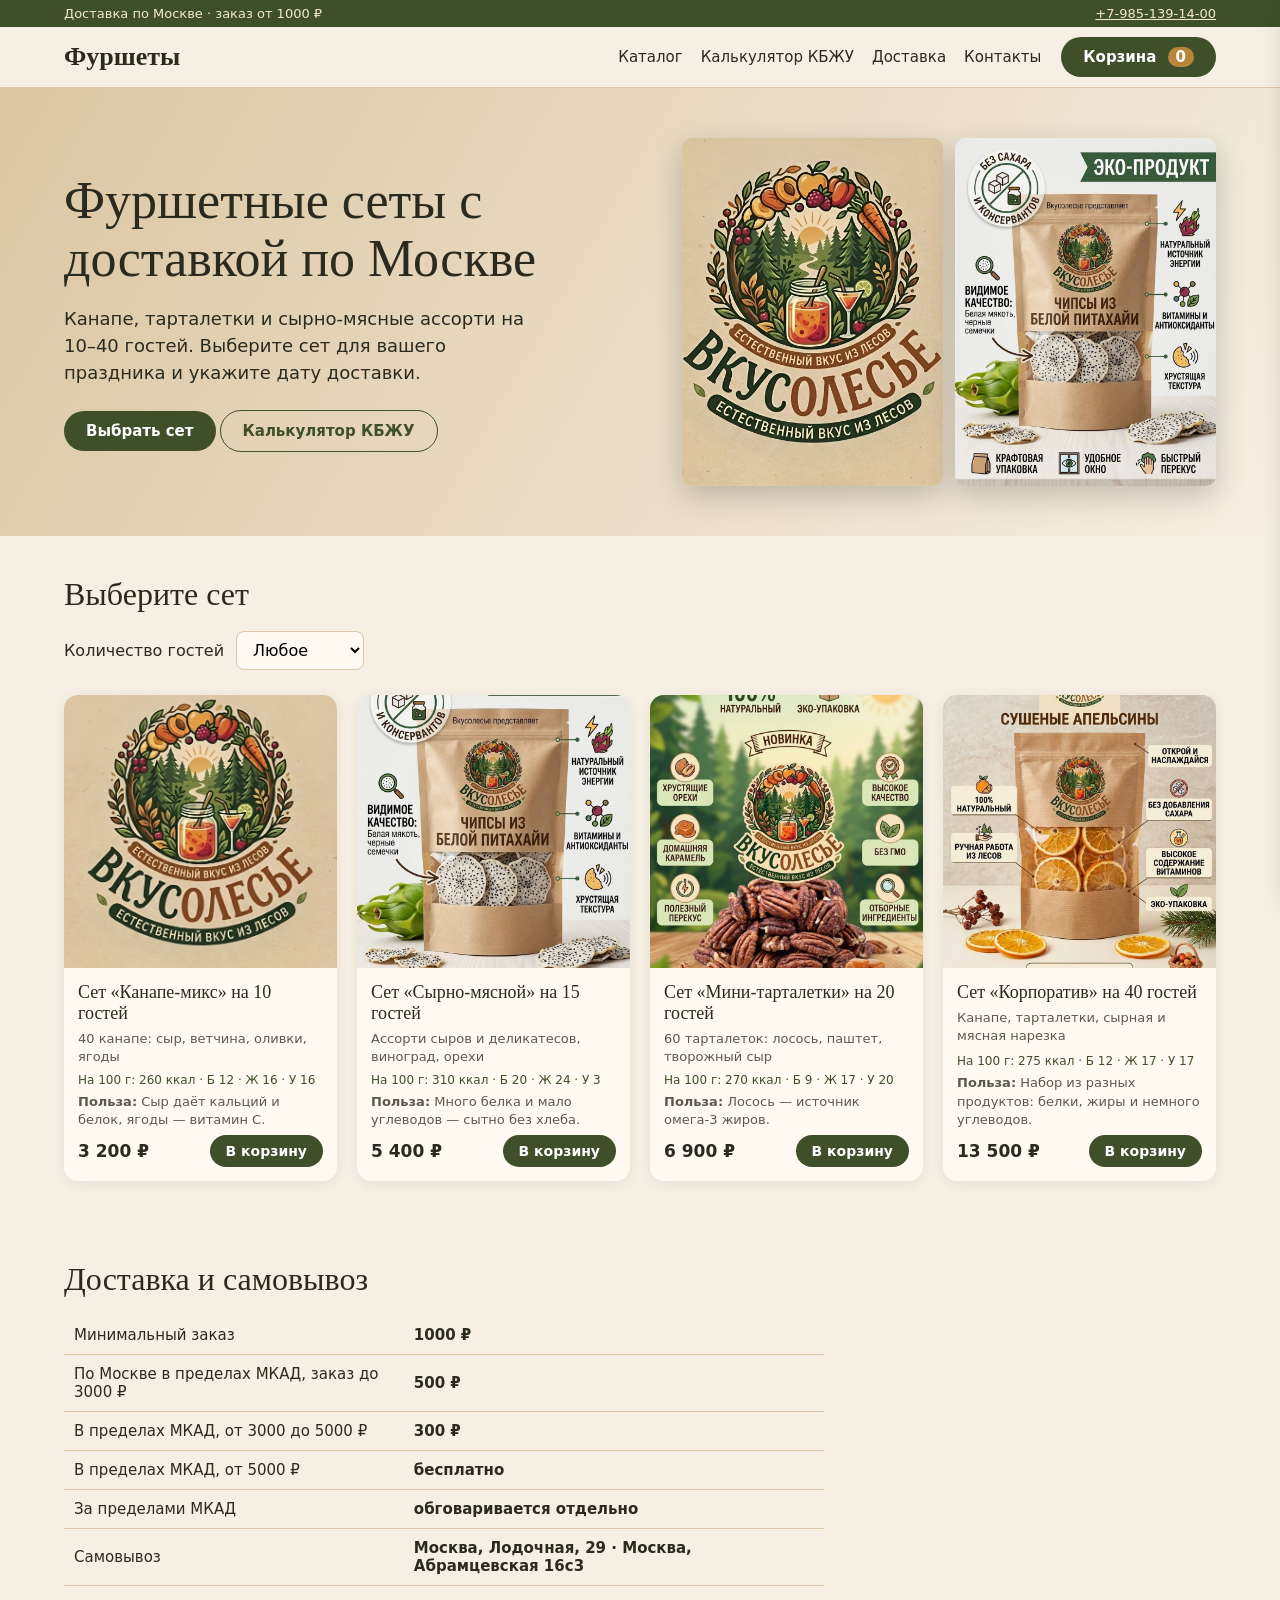
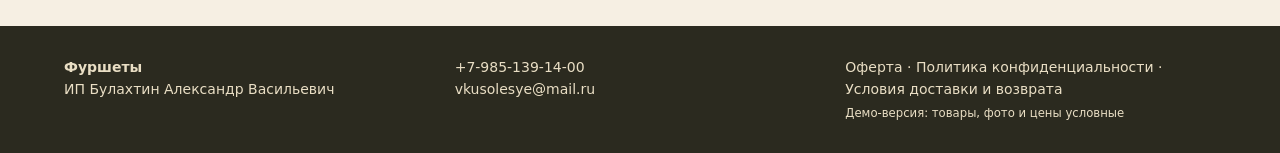
<file: index.html>
<!doctype html>
<html lang="ru">
<head>
<meta charset="utf-8">
<meta name="viewport" content="width=device-width,initial-scale=1">
<title>Фуршеты — сеты с доставкой по Москве</title>
<meta name="description" content="Канапе, тарталетки и ассорти для домашнего праздника и корпоративного фуршета. Доставка по Москве.">
<link rel="stylesheet" href="style.css?v=3">
</head>
<body>
<div class="topbar"><span>Доставка по Москве · заказ от 1000 ₽</span><a href="tel:+79851391400">+7-985-139-14-00</a></div>
<header class="head">
  <a class="brand" href="#"><b>Фуршеты</b></a>
  <nav class="nav"><a href="#catalog">Каталог</a><a href="calc.html">Калькулятор КБЖУ</a><a href="#delivery">Доставка</a><a href="#contacts">Контакты</a></nav>
  <button class="cartbtn" id="openCart">Корзина <i id="cnt">0</i></button>
</header>
<section class="hero">
  <div><h1>Фуршетные сеты с доставкой по Москве</h1>
  <p>Канапе, тарталетки и сырно-мясные ассорти на 10–40 гостей. Выберите сет для вашего праздника и укажите дату доставки.</p>
  <a class="btn" href="#catalog">Выбрать сет</a> <a class="btn ghost" href="calc.html">Калькулятор КБЖУ</a></div>
  <div class="heroimgs"><img src="img/ref1.jpg" alt=""><img src="img/ref2.jpg" alt=""></div>
</section>
<main id="catalog">
  <h2>Выберите сет</h2>
  <label class="guest-filter">Количество гостей <select id="guests"><option value="">Любое</option><option value="10">10 гостей</option><option value="15">15 гостей</option><option value="20">20 гостей</option><option value="40">40 гостей</option></select></label>
  <div class="grid" id="grid"></div>
</main>
<section id="delivery" class="info">
  <h2>Доставка и самовывоз</h2>
  <table>
   <tr><td>Минимальный заказ</td><td>1000 ₽</td></tr>
   <tr><td>По Москве в пределах МКАД, заказ до 3000 ₽</td><td>500 ₽</td></tr>
   <tr><td>В пределах МКАД, от 3000 до 5000 ₽</td><td>300 ₽</td></tr>
   <tr><td>В пределах МКАД, от 5000 ₽</td><td>бесплатно</td></tr>
   <tr><td>За пределами МКАД</td><td>обговаривается отдельно</td></tr>
   <tr><td>Самовывоз</td><td>Москва, Лодочная, 29 · Москва, Абрамцевская 16с3</td></tr>
  </table>
</section>
<footer id="contacts">
  <div><b>Фуршеты</b><br>ИП Булахтин Александр Васильевич</div>
  <div>+7-985-139-14-00<br>vkusolesye@mail.ru</div>
  <div>Оферта · Политика конфиденциальности · Условия доставки и возврата<br><small>Демо-версия: товары, фото и цены условные</small></div>
</footer>

<aside class="drawer" id="drawer">
  <div class="dh"><h3>Корзина</h3><button id="closeCart">×</button></div>
  <div id="lines"></div>
  <div id="sum"></div>
  <button class="btn full" id="toCheckout">Оформить заказ</button>
</aside>
<div class="modal" id="modal"><form id="form" class="mbox">
  <h3>Оформление заказа</h3>
  <label>Имя<input name="name" required></label>
  <label>Телефон<input name="phone" required placeholder="+7"></label>
  <label>Способ получения<select name="mode" id="mode">
    <option value="msk">Доставка по Москве (в пределах МКАД)</option>
    <option value="out">Доставка за МКАД (стоимость обговаривается)</option>
    <option value="p1">Самовывоз: Москва, Лодочная, 29</option>
    <option value="p2">Самовывоз: Москва, Абрамцевская 16с3</option></select></label>
  <label id="addrw">Адрес доставки<input name="addr"></label>
  <label>Комментарий<textarea name="comment" rows="2"></textarea></label>
  <fieldset><legend>Оплата</legend>
    <label class="r"><input type="radio" name="pay" value="card" checked> Картой онлайн</label>
    <label class="r"><input type="radio" name="pay" value="sbp"> СБП</label>
    <label class="r"><input type="radio" name="pay" value="cash"> Наличными при получении</label>
    <small id="cardbox">В демо онлайн-оплата показана без ввода реквизитов.</small>
  </fieldset>
  <div id="msum"></div>
  <p id="err" class="err"></p>
  <div class="two"><button type="button" class="btn ghost" id="mclose">Назад</button><button class="btn">Подтвердить заказ</button></div>
  <small>Демо: оплата и отправка заявки на vkusolesye@mail.ru — заглушки.</small>
</form></div>
<div class="toast" id="toast"></div>
<script src="data.js?v=3"></script>
<script src="app.js?v=3"></script>
</body>
</html>
</file>
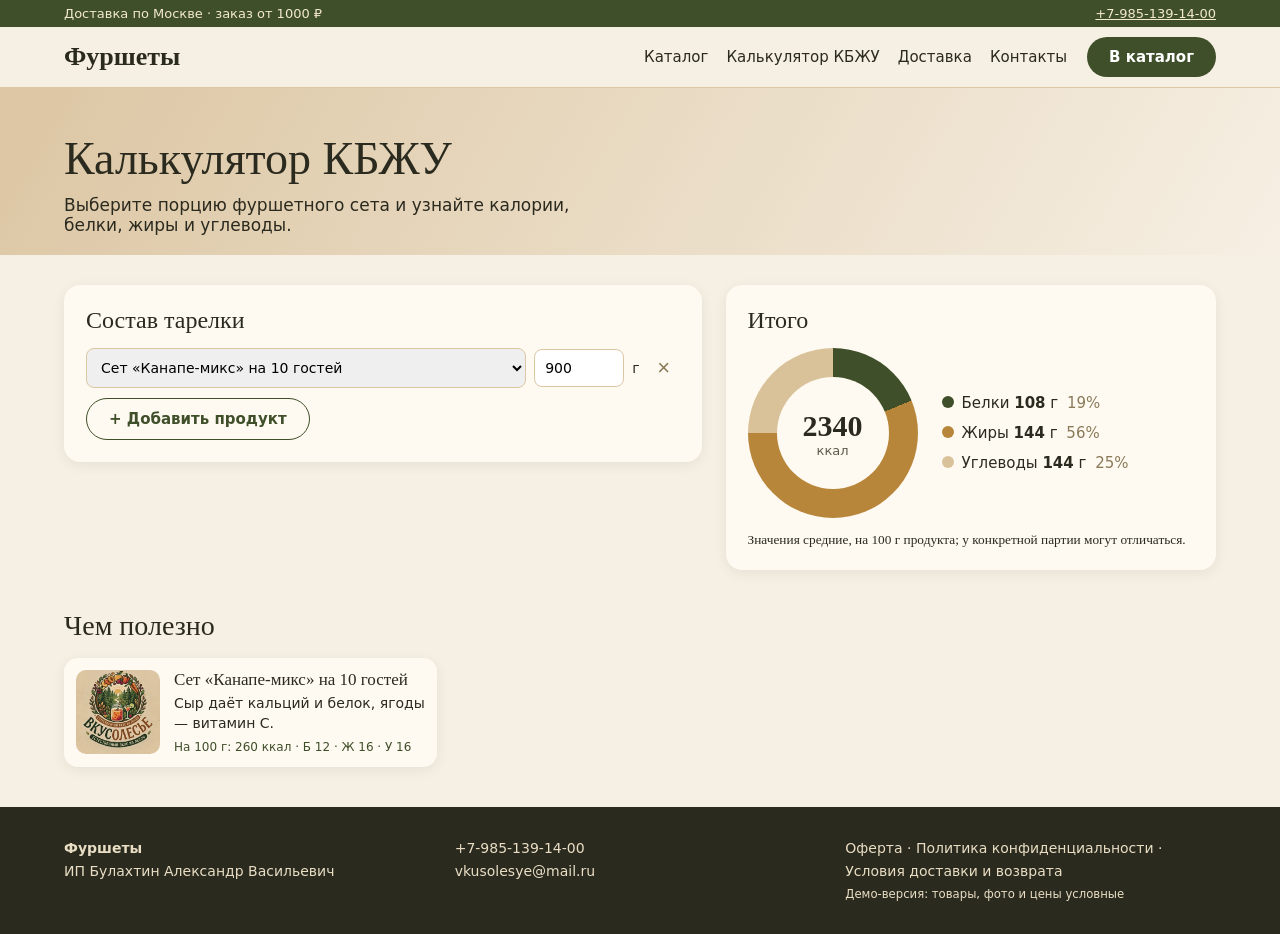
<file: calc.html>
<!doctype html>
<html lang="ru">
<head>
<meta charset="utf-8">
<meta name="viewport" content="width=device-width,initial-scale=1">
<title>Калькулятор КБЖУ — фуршетные сеты</title>
<link rel="stylesheet" href="style.css?v=3">
</head>
<body class="calcpage">
<div class="topbar"><span>Доставка по Москве · заказ от 1000 ₽</span><a href="tel:+79851391400">+7-985-139-14-00</a></div>
<header class="head">
  <a class="brand" href="index.html"><b>Фуршеты</b></a>
  <nav class="nav"><a href="index.html#catalog">Каталог</a><a href="calc.html">Калькулятор КБЖУ</a><a href="index.html#delivery">Доставка</a><a href="#contacts">Контакты</a></nav>
  <a class="cartbtn" href="index.html">В каталог</a>
</header>

<section class="chero"><h1>Калькулятор КБЖУ</h1><p>Выберите порцию фуршетного сета и узнайте калории, белки, жиры и углеводы.</p></section>
<div class="cwrap">
  <div class="cpanel">
    <h2>Состав тарелки</h2>
    <div id="rows"></div>
    <button class="btn ghost" id="addRow" type="button">+ Добавить продукт</button>
  </div>
  <div class="cpanel result">
    <h2>Итого</h2>
    <div class="donutwrap"><div class="donut" id="donut"><div><b id="tk">0</b><span>ккал</span></div></div>
      <ul class="legend">
        <li><i style="background:#3f4f2a"></i>Белки <b id="tb">0</b> г <em id="pb"></em></li>
        <li><i style="background:#b8863b"></i>Жиры <b id="tf">0</b> г <em id="pf"></em></li>
        <li><i style="background:#d9c29a"></i>Углеводы <b id="tc">0</b> г <em id="pc"></em></li>
      </ul></div>
    <small>Значения средние, на 100 г продукта; у конкретной партии могут отличаться.</small>
  </div>
</div>
<section class="benefits"><h2>Чем полезно</h2><div class="bgrid" id="benefits"></div></section>
<footer id="contacts">
  <div><b>Фуршеты</b><br>ИП Булахтин Александр Васильевич</div>
  <div>+7-985-139-14-00<br>vkusolesye@mail.ru</div>
  <div>Оферта · Политика конфиденциальности · Условия доставки и возврата<br><small>Демо-версия: товары, фото и цены условные</small></div>
</footer>
<script src="data.js?v=3"></script>
<script src="calc.js?v=3"></script>
</body>
</html>
</file>
<file: style.css>
:root{--bg:#f6efe3;--sand:#dcc6a3;--green:#3f4f2a;--dark:#2b2a1f;--gold:#b8863b;--w:#fffaf1}
*{box-sizing:border-box}body{margin:0;font-family:Georgia,"Times New Roman",serif;background:var(--bg);color:var(--dark)}
a{color:inherit}h1,h2,h3{font-weight:normal;margin:0}
.topbar{background:var(--green);color:#f3e8d0;display:flex;justify-content:space-between;padding:6px 5vw;font:13px system-ui}
.head{position:sticky;top:0;z-index:5;background:var(--bg);display:flex;align-items:center;gap:20px;padding:10px 5vw;border-bottom:1px solid var(--sand)}
.brand{display:flex;align-items:center;gap:10px;text-decoration:none;font-size:22px}.brand img{width:44px;height:44px;border-radius:50%;object-fit:cover}
.nav{margin-left:auto;display:flex;gap:18px;font:15px system-ui}.nav a{text-decoration:none}
.cartbtn,.btn{font:600 15px system-ui;background:var(--green);color:#fff;border:0;border-radius:24px;padding:11px 22px;cursor:pointer;text-decoration:none;display:inline-block;text-align:center}
.cartbtn i{font-style:normal;background:var(--gold);border-radius:12px;padding:1px 8px;margin-left:6px}
.btn.ghost{background:transparent;color:var(--green);border:1px solid var(--green)}.btn.full{width:100%}
.hero{display:grid;grid-template-columns:1.1fr 1fr;gap:30px;align-items:center;padding:50px 5vw;background:linear-gradient(120deg,var(--sand),var(--bg))}
.hero h1{font-size:clamp(30px,4.5vw,52px);line-height:1.1}.hero p{font:18px/1.5 system-ui;max-width:460px;margin:18px 0 24px}
.heroimgs{display:grid;grid-template-columns:1fr 1fr;gap:12px}.heroimgs img{width:100%;aspect-ratio:3/4;object-fit:cover;border-radius:10px;box-shadow:0 10px 30px #0003}

main,.info{padding:40px 5vw}h2{font-size:32px;margin-bottom:18px}
.tabs{display:flex;gap:8px;flex-wrap:wrap;margin-bottom:24px}
.tabs button{font:14px system-ui;border:1px solid var(--green);background:none;color:var(--green);border-radius:20px;padding:8px 16px;cursor:pointer}
.tabs button.on{background:var(--green);color:#fff}
.grid{display:grid;grid-template-columns:repeat(auto-fill,minmax(230px,1fr));gap:20px}
.card{background:var(--w);border-radius:14px;overflow:hidden;box-shadow:0 3px 14px #0001;display:flex;flex-direction:column}
.card img{width:100%;aspect-ratio:1;object-fit:cover}.card .b{padding:14px;display:flex;flex-direction:column;gap:6px;flex:1}
.card h3{font-size:18px}.card p{font:13px/1.4 system-ui;color:#5b5a4a;margin:0;flex:1}
.card .row{display:flex;justify-content:space-between;align-items:center;font:600 17px system-ui}
.card .btn{padding:8px 16px;font-size:14px}.tag{font:12px system-ui;color:var(--gold)}
.info table{border-collapse:collapse;width:100%;max-width:760px;font:15px system-ui}.info td{padding:10px;border-bottom:1px solid var(--sand)}.info td:last-child{font-weight:600}
footer{background:var(--dark);color:#e9dec4;display:grid;grid-template-columns:repeat(auto-fit,minmax(220px,1fr));gap:20px;padding:30px 5vw;font:14px/1.6 system-ui}
.drawer{position:fixed;top:0;right:0;height:100%;width:min(420px,100%);background:var(--w);box-shadow:-8px 0 30px #0004;transform:translateX(105%);transition:.3s;z-index:20;padding:18px;display:flex;flex-direction:column;font-family:system-ui}
.drawer.open{transform:none}.dh{display:flex;justify-content:space-between}.dh button{font-size:28px;background:none;border:0;cursor:pointer}
#lines{flex:1;overflow:auto}.line{border-bottom:1px solid var(--sand);padding:10px 0;font-size:14px}
.line .t{display:flex;justify-content:space-between;gap:8px}.line .q button{width:26px;height:26px;border-radius:50%;border:1px solid var(--green);background:none;cursor:pointer}
.line label{display:block;margin-top:6px;font-size:12px;color:#5b5a4a}.line input{margin-left:6px}
#sum,#msum{padding:10px 0;font-size:14px;line-height:1.7}#sum b,#msum b{font-size:17px}
.modal{position:fixed;inset:0;background:#0007;display:none;align-items:center;justify-content:center;z-index:30;padding:10px}.modal.open{display:flex}
.mbox{background:var(--w);border-radius:14px;padding:22px;width:min(480px,100%);max-height:94vh;overflow:auto;font:14px system-ui;display:flex;flex-direction:column;gap:10px}
.mbox h3{font:24px Georgia,serif}.mbox label{display:flex;flex-direction:column;gap:4px}.mbox label.r{flex-direction:row;gap:8px}
.mbox input:not([type=radio]),.mbox select,.mbox textarea{padding:9px;border:1px solid var(--sand);border-radius:8px;font:inherit}
.two{display:grid;grid-template-columns:1fr 1fr;gap:8px}#cardbox{display:flex;flex-direction:column;gap:8px;margin-top:8px}
fieldset{border:1px solid var(--sand);border-radius:8px}.err{color:#b3261e;margin:0;min-height:1em}
.toast{position:fixed;left:50%;bottom:24px;transform:translate(-50%,80px);background:var(--dark);color:#fff;padding:12px 22px;border-radius:24px;font:14px system-ui;transition:.3s;z-index:40;opacity:0}.toast.show{transform:translate(-50%,0);opacity:1}
@media(max-width:700px){.hero{grid-template-columns:1fr}.nav{display:none}.cartbtn{margin-left:auto}.topbar span{display:none}}
.kb{font:12px system-ui;color:var(--green)}.good{font:13px/1.4 system-ui;color:#5b5a4a}
.calc{display:grid;grid-template-columns:2fr 1fr;gap:12px;max-width:760px;font:14px system-ui}.calc label{display:flex;flex-direction:column;gap:4px}.calc select,.calc input{padding:9px;border:1px solid var(--sand);border-radius:8px;font:inherit}.cres,.calc .good{grid-column:1/-1}.cres{display:flex;flex-wrap:wrap;gap:8px 20px;background:var(--w);padding:14px;border-radius:10px;align-items:baseline}.cres b{font-size:22px}
@media(max-width:700px){.calc{grid-template-columns:1fr}}
.chero{padding:44px 5vw 20px;background:linear-gradient(120deg,var(--sand),var(--bg))}.chero h1{font-size:clamp(30px,4vw,46px)}.chero p{font:17px system-ui;margin:10px 0 0;max-width:560px}
.cwrap{display:grid;grid-template-columns:1.3fr 1fr;gap:24px;padding:30px 5vw;align-items:start}
.cpanel{background:var(--w);border-radius:16px;padding:22px;box-shadow:0 3px 14px #0001}.cpanel h2{font-size:24px;margin-bottom:14px}
.crow{display:grid;grid-template-columns:1fr 90px auto 32px;gap:8px;align-items:center;margin-bottom:10px;font:14px system-ui}
.crow select,.crow input{padding:10px;border:1px solid var(--sand);border-radius:8px;font:inherit;min-width:0}.crow button{border:0;background:none;font-size:22px;cursor:pointer;color:#8a7a5a}
.donutwrap{display:flex;gap:24px;align-items:center;flex-wrap:wrap;margin-bottom:12px}
.donut{width:170px;height:170px;border-radius:50%;display:grid;place-items:center;background:#e7dcc6}.donut>div{width:112px;height:112px;border-radius:50%;background:var(--w);display:flex;flex-direction:column;align-items:center;justify-content:center}.donut b{font-size:30px}.donut span{font:13px system-ui;color:#5b5a4a}
.legend{list-style:none;margin:0;padding:0;font:15px/2 system-ui}.legend i{display:inline-block;width:12px;height:12px;border-radius:50%;margin-right:8px}.legend em{font-style:normal;color:#8a7a5a;margin-left:4px}
.benefits{padding:10px 5vw 40px}.benefits h2{font-size:28px;margin-bottom:16px}
.bgrid{display:grid;grid-template-columns:repeat(auto-fill,minmax(300px,1fr));gap:16px}
.bcard{display:flex;gap:14px;background:var(--w);border-radius:14px;padding:12px;box-shadow:0 3px 14px #0001}.bcard img{width:84px;height:84px;object-fit:cover;border-radius:10px;flex:none}.bcard h3{font-size:17px}.bcard p{font:14px/1.4 system-ui;margin:4px 0}.bcard small{font:12px system-ui;color:var(--green)}
@media(max-width:800px){.cwrap{grid-template-columns:1fr}.crow{grid-template-columns:1fr 80px auto 28px}}
.nf{aspect-ratio:1;display:grid;place-items:center;text-align:center;padding:12px;background:var(--sand);color:#6b5a3a;font:13px system-ui}
.hero:has(.heroimgs)~x{}

.guest-filter{display:flex;gap:12px;align-items:center;margin:18px 0 25px;font:16px system-ui}.guest-filter select{padding:8px 12px;border:1px solid var(--sand);background:var(--w);border-radius:8px;font:inherit}.brand b{font-family:Georgia,serif;font-size:26px}
</file>
